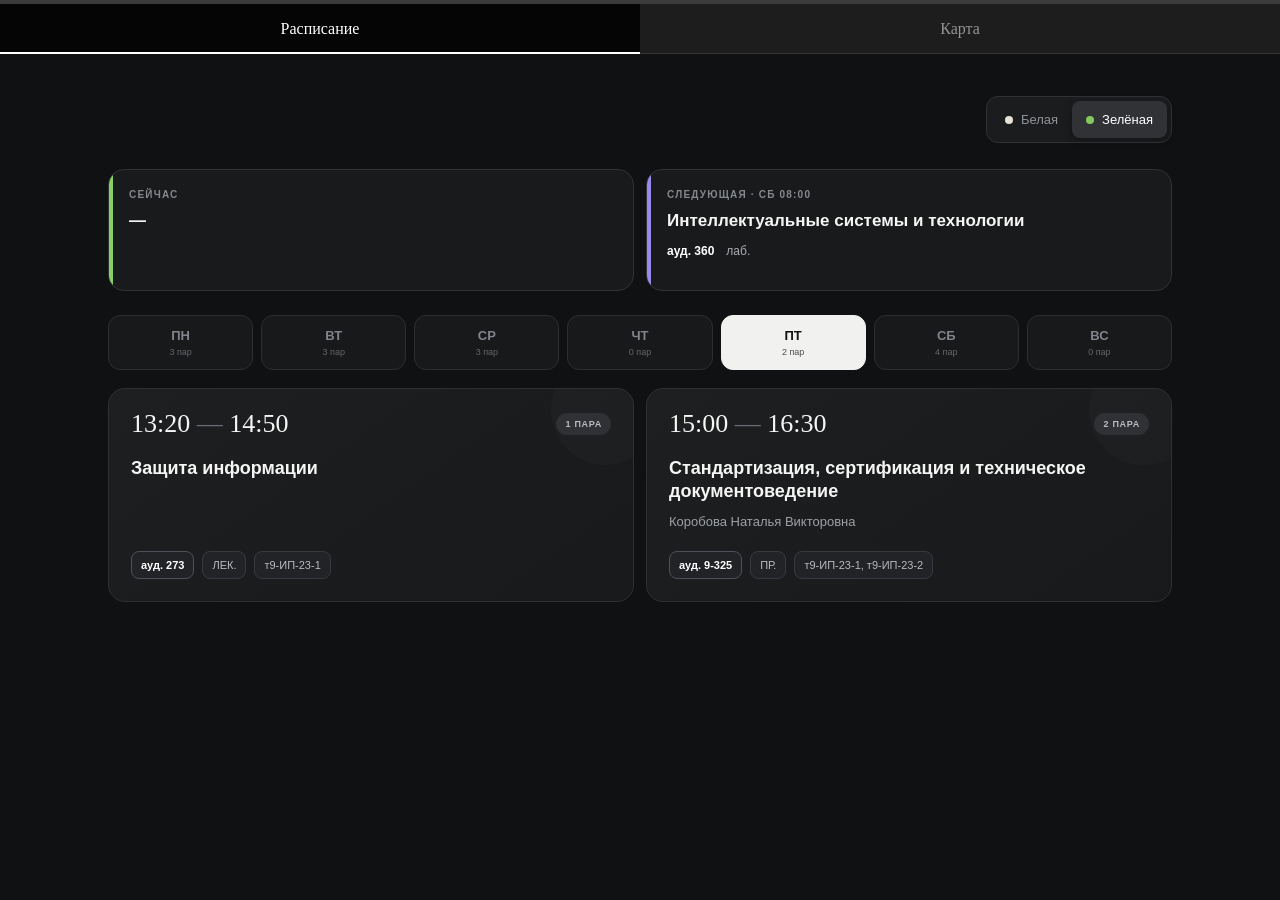
<file: index.html>
<!doctype html>
<html lang="ru">
<head>
  <meta charset="UTF-8">
  <meta name="viewport" content="width=device-width, initial-scale=1">
  <meta name="theme-color" content="#171717">
  <title>ЛГТУ - Учебный семестр</title>
  <style>
    :root{--bg:#171717;--panel:#242424;--panel-2:#303030;--line:#414141;--text:#e9e9e9;--muted:#949494;--accent:#ff5b45;--green:#98d75a;--violet:#9b89ef}*{box-sizing:border-box}html,body{height:100%;margin:0;background:var(--bg);color:var(--text);font-family:Arial,Helvetica,sans-serif;overflow:hidden}button,a{font:inherit;color:inherit}.tabs{height:54px;display:grid;grid-template-columns:repeat(2,1fr);background:#1d1d1d;border-top:4px solid #3b3b3b;border-bottom:1px solid #343434}.tab{position:relative;border:0;background:transparent;color:#949494;font-family:Georgia,serif;font-size:16px;cursor:pointer}.tab:hover{color:#d7d7d7}.tab.active{color:#fff;background:#050505}.tab.active:after{content:"";position:absolute;left:0;right:0;bottom:-1px;height:2px;background:#fff}.view{display:none;height:calc(100vh - 54px)}.view.active{display:block}.map-view{overflow:auto;background:#151515;padding:24px}.map-wrap{width:min(1180px,100%);margin:0 auto}.eyebrow{text-transform:uppercase;letter-spacing:.15em;color:#858585;font-size:10px}.route{display:grid;grid-template-columns:1fr 48px 1fr;align-items:stretch;margin-bottom:16px}.route-card{min-height:116px;border:1px solid #3e3e3e;background:#222;border-radius:9px;padding:17px;display:flex;flex-direction:column}.route-card.current{border-top:4px solid var(--green)}.route-card.next{border-top:4px solid var(--violet)}.route-card small{text-transform:uppercase;letter-spacing:.1em;color:#858585;font-size:9px}.route-card strong{font:600 17px Georgia,serif;margin:8px 0 16px}.route-card div{display:flex;justify-content:space-between;align-items:end;gap:12px;margin-top:auto}.route-card b{font-size:19px}.route-card span{font-size:11px;color:#9b9b9b}.arrow{display:grid;place-items:center;color:#777;font-size:22px}.campus{position:relative;border:1px solid #404040;border-radius:8px;overflow:hidden;background:#eae5d7;box-shadow:0 18px 55px #0008}.campus img{display:block;width:100%;height:auto}.hotspot{position:absolute;border:2px solid transparent;border-radius:5px;pointer-events:none;transition:.2s}.hotspot.current{border-color:#5c9526;background:#9de05255;box-shadow:0 0 0 5px #9de05255,0 0 25px #8ed043}.hotspot.next{border-color:#7d6ed3;background:#9b89ef44;box-shadow:0 0 0 5px #9b89ef44,0 0 25px #9b89ef}.pin{position:absolute;right:-10px;padding:5px 8px;border-radius:99px;color:#111;font-size:11px;font-weight:800;white-space:nowrap}.current .pin{top:-13px;background:var(--green)}.next .pin{bottom:-13px;background:var(--violet)}.b4{left:8.2%;top:35%;width:18.1%;height:15%}.b5{left:3.6%;top:57.3%;width:11.2%;height:36%}.b3{left:28.1%;top:60%;width:9%;height:20.5%}.b1{left:44.4%;top:43.3%;width:11%;height:32.8%}.baud{left:58.7%;top:37.1%;width:10.3%;height:20.8%}.b2{left:72.6%;top:43.4%;width:10.7%;height:31.5%}.b9{left:88.1%;top:43.4%;width:9.8%;height:36%}.bsport{left:36.5%;top:77.1%;width:10.2%;height:15.8%}.badmin{left:58.8%;top:67.8%;width:10.5%;height:16%}.floor-row{display:grid;grid-template-columns:160px 1fr;margin-top:15px;background:#222;border:1px solid #3b3b3b;border-radius:8px;padding:15px;gap:18px;align-items:center}.floor-row strong{display:block;font:400 20px Georgia,serif;margin-top:6px}.floors{display:grid;grid-template-columns:repeat(5,1fr);gap:7px}.floor{min-height:55px;border:1px solid #414141;border-radius:5px;color:#777;padding:8px}.floor b{display:block;font:400 19px Georgia,serif}.floor small{font-size:8px}.floor.active-current{background:var(--green);border-color:var(--green);color:#111}.floor.active-next{border-color:var(--violet);color:#fff;box-shadow:inset 0 0 0 1px var(--violet)}@media(max-width:700px){.tabs{height:50px}.tab{font-size:14px}.view{height:calc(100vh - 50px)}.map-view{padding:13px}.route{grid-template-columns:1fr}.arrow{height:32px;transform:rotate(90deg)}.floor-row{grid-template-columns:1fr}.floors{overflow-x:auto;grid-template-columns:repeat(5,minmax(70px,1fr))}}
  </style>
  <link rel="stylesheet" href="schedule.css">
</head>
<body>
  <nav class="tabs" aria-label="Разделы">
    <button class="tab active" data-tab="schedule">Расписание</button>
    <button class="tab" data-tab="map">Карта</button>
  </nav>

  <main class="view active card-schedule" id="schedule">
    <div class="schedule-app">
      <header class="schedule-controls">
        <div class="week-toggle" aria-label="Выбор недели">
          <button class="week-button active" type="button" data-week="white"><i></i>Белая</button>
          <button class="week-button" type="button" data-week="green"><i></i>Зелёная</button>
        </div>
      </header>

      <section class="now-strip" id="nowStrip" aria-live="polite"></section>
      <nav class="day-switcher" id="daySwitcher" aria-label="День недели"></nav>
      <section class="lesson-cards" id="lessonCards" aria-live="polite"></section>
    </div>
  </main>

  <main class="view map-view" id="map">
    <div class="map-wrap">
      <section class="route" id="route"></section>
      <section class="campus" id="campus">
        <img src="campus-map.jpg" alt="Схема расположения корпусов и кабинетов">
      </section>
      <section id="floorRows"></section>
    </div>
  </main>

  <script src="schedule-data.js"></script>
  <script src="schedule.js"></script>
  <script>
    const tabs=document.querySelectorAll('.tab'),views=document.querySelectorAll('.view');
    function openTab(id){tabs.forEach(t=>t.classList.toggle('active',t.dataset.tab===id));views.forEach(v=>v.classList.toggle('active',v.id===id));history.replaceState(null,'','#'+id)}
    tabs.forEach(tab=>tab.addEventListener('click',()=>openTab(tab.dataset.tab)));
    const requested=location.hash.slice(1);if(['schedule','map'].includes(requested))openTab(requested);else openTab('schedule');

    function roomLocation(room){const clean=room.toLowerCase();if(clean.includes('спорт'))return{building:'sport',floor:1,label:'Спорткомплекс'};const pref=clean.match(/^(\d)[-–](\d{3})$/);if(pref)return{building:pref[1],floor:Number(pref[2][0]),label:pref[1]+' корпус'};const number=Number((clean.match(/\d{3}/)||[])[0]);if(!number)return{building:'unknown',floor:null,label:'Корпус не определён'};const inside=r=>r.some(([a,b])=>number>=a&&number<=b);let building='unknown';if(inside([[100,111],[204,239],[309,346],[408,440]]))building='1';else if(inside([[112,115],[240,263],[347,382],[441,478]]))building='2';else if(inside([[117,121],[264,272]]))building='3';else if(inside([[122,130],[273,282]]))building='4';else if(inside([[131,146],[283,299],[383,399],[479,499],[504,514]]))building='5';return{building,floor:Number(String(number)[0]),label:building==='unknown'?'Корпус не определён':building+' корпус'}}
    const currentLesson=window.SCHEDULE_ROUTE.current,nextLesson=window.SCHEDULE_ROUTE.next;
    const route=document.getElementById('route'),campus=document.getElementById('campus'),floorRows=document.getElementById('floorRows');
    function card(item,type,label){if(!item)return`<article class="route-card ${type}"><small>${label}</small><strong>—</strong></article>`;const loc=roomLocation(item.room);return`<article class="route-card ${type}"><small>${label} · ${item.time}</small><strong>${item.title}</strong><div><b>ауд. ${item.room}</b><span>${loc.label}${loc.floor?' · '+loc.floor+' этаж':''}</span></div></article>`}
    route.innerHTML=card(currentLesson,'current','Текущая')+'<div class="arrow">→</div>'+card(nextLesson,'next','Следующая');
    const hotspotClass={1:'b1',2:'b2',3:'b3',4:'b4',5:'b5',9:'b9',aud:'baud',sport:'bsport',admin:'badmin'};
    function addHotspot(item,type){if(!item)return;const loc=roomLocation(item.room),cls=hotspotClass[loc.building];if(!cls)return;const el=document.createElement('div');el.className=`hotspot ${cls} ${type}`;el.innerHTML=`<span class="pin">${item.room}</span>`;campus.appendChild(el)}
    const currentLocation=currentLesson&&roomLocation(currentLesson.room),nextLocation=nextLesson&&roomLocation(nextLesson.room);
    const sameBuilding=currentLocation&&nextLocation&&currentLocation.building!=='unknown'&&currentLocation.building===nextLocation.building;
    if(sameBuilding){const el=document.createElement('div');el.className=`hotspot ${hotspotClass[currentLocation.building]} combined`;el.innerHTML=`<span class="pin current-pin">${currentLesson.room}</span><span class="pin next-pin">${nextLesson.room}</span>`;campus.appendChild(el)}else{addHotspot(currentLesson,'current');addHotspot(nextLesson,'next')}
    function floorRow(item,type,label){if(!item)return'';const loc=roomLocation(item.room);if(!loc.floor)return'';return`<div class="floor-row"><div><span class="eyebrow">${label}</span><strong>${loc.label}</strong></div><div class="floors">${[1,2,3,4,5].map(f=>`<div class="floor ${f===loc.floor?'active-'+type:''}"><b>${f}</b><small>${f===loc.floor?'ауд. '+item.room:''}</small></div>`).join('')}</div></div>`}
    floorRows.innerHTML=floorRow(currentLesson,'current','текущая аудитория')+floorRow(nextLesson,'next','следующая аудитория');
  </script>
</body>
</html>
</file>
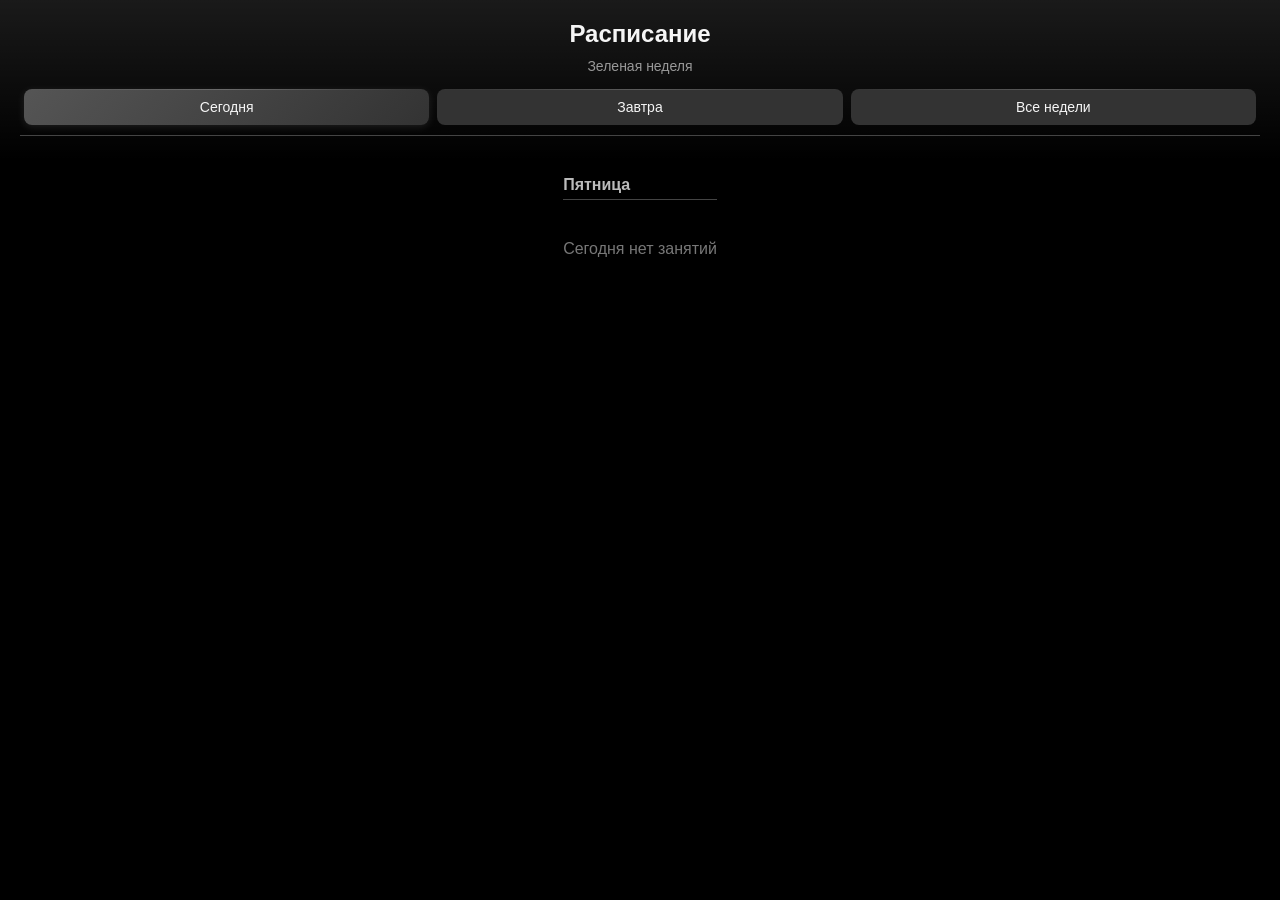
<file: index (1).html>
<!DOCTYPE html>
<html lang="ru">
<head>
    <meta charset="UTF-8">
    <meta name="viewport" content="width=device-width, initial-scale=1.0, maximum-scale=1.0, user-scalable=no">
    <meta name="apple-mobile-web-app-capable" content="yes">
    <meta name="apple-mobile-web-app-status-bar-style" content="black-translucent">
    <meta name="apple-mobile-web-app-title" content="Расписание">
    
    <!-- PWA Meta Tags -->
    <meta name="theme-color" content="#000000">
    <meta name="msapplication-TileColor" content="#000000">
    <meta name="msapplication-navbutton-color" content="#000000">
    <meta name="application-name" content="Расписание">
    <meta name="mobile-web-app-capable" content="yes">
    
    <!-- iOS Specific Meta Tags -->
    <meta name="apple-touch-fullscreen" content="yes">
    <link rel="apple-touch-icon" href="./icon-192.svg">
    <link rel="apple-touch-startup-image" href="./icon-512.svg">
    
    <!-- Manifest and Icons -->
    <link rel="manifest" href="./manifest.json">
    <link rel="icon" type="image/svg+xml" href="./icon-192.svg">
    <link rel="shortcut icon" href="./icon-192.svg">
    
    <title>Расписание</title>
    <style>
        :root {
            --bg-color: #000000;
            --text-color: #f5f5f5;
            --accent-color: #333333;
            --highlight-color: #555555;
            --border-color: #444444;
            --gradient-start: rgba(255, 255, 255, 0.1);
            --gradient-end: rgba(255, 255, 255, 0);
            --progress-bar-color: #4CAF50;
            --current-class-border: 2px solid #4CAF50;
            --current-class-bg: rgba(76, 175, 80, 0.1);
        }
        
        * {
            margin: 0;
            padding: 0;
            box-sizing: border-box;
            font-family: -apple-system, BlinkMacSystemFont, 'Segoe UI', Roboto, Helvetica, Arial, sans-serif;
        }
        
        body {
            background-color: var(--bg-color);
            color: var(--text-color);
            min-height: 100vh;
            display: flex;
            flex-direction: column;
            -webkit-font-smoothing: antialiased;
            -webkit-tap-highlight-color: transparent;
        }
        
        .header {
            padding: 20px 20px 10px;
            background: linear-gradient(to bottom, var(--gradient-start), var(--gradient-end));
        }
        
        .title {
            font-size: 24px;
            font-weight: 700;
            margin-bottom: 10px;
            text-align: center;
        }
        
        .week-type {
            text-align: center;
            font-size: 14px;
            margin-bottom: 15px;
            color: #999;
        }
        
        .tabs {
            display: flex;
            justify-content: space-between;
            margin-bottom: 15px;
            border-bottom: 1px solid var(--border-color);
            padding-bottom: 10px;
        }
        
        .tab {
            padding: 10px;
            border-radius: 8px;
            background-color: var(--accent-color);
            flex: 1;
            margin: 0 4px;
            text-align: center;
            font-size: 14px;
            font-weight: 500;
            cursor: pointer;
            transition: all 0.2s ease;
            position: relative;
            overflow: hidden;
        }
        
        .tab.active {
            background: linear-gradient(135deg, #555, #333);
            box-shadow: 0 2px 8px rgba(255, 255, 255, 0.1);
        }
        
        .tab:after {
            content: '';
            position: absolute;
            top: 0;
            left: 0;
            right: 0;
            height: 1px;
            background: linear-gradient(to right, transparent, rgba(255, 255, 255, 0.2), transparent);
        }
        
        /* Sub-tabs styling */
        .sub-tabs {
            display: flex;
            justify-content: space-between;
            margin: 0 0 15px;
            padding: 5px 0;
            border-bottom: 1px solid var(--border-color);
        }
        
        .sub-tab {
            padding: 8px;
            border-radius: 6px;
            background-color: var(--accent-color);
            flex: 1;
            margin: 0 4px;
            text-align: center;
            font-size: 13px;
            font-weight: 500;
            cursor: pointer;
            transition: all 0.2s ease;
            position: relative;
        }
        
        .sub-tab.active {
            background: linear-gradient(135deg, #444, #222);
            box-shadow: 0 2px 6px rgba(255, 255, 255, 0.08);
        }
        
        .sub-tab:after {
            content: '';
            position: absolute;
            top: 0;
            left: 0;
            right: 0;
            height: 1px;
            background: linear-gradient(to right, transparent, rgba(255, 255, 255, 0.15), transparent);
        }
        
        .content {
            flex: 1;
            padding: 0 15px 20px;
            min-height: 0;
        }
        
        .class-card {
            background: linear-gradient(to bottom, var(--accent-color), #222);
            border-radius: 12px;
            padding: 15px;
            margin-bottom: 15px;
            border: 1px solid var(--border-color);
            box-shadow: 0 4px 8px rgba(0, 0, 0, 0.2);
            position: relative;
            overflow: hidden;
        }
        
        /* Current class styling */
        .class-card.current {
            border: var(--current-class-border);
            background: linear-gradient(to bottom, var(--current-class-bg), #222);
        }
        
        .time {
            font-size: 16px;
            font-weight: 600;
            margin-bottom: 8px;
            color: #bbb;
        }
        
        .subject {
            font-size: 18px;
            font-weight: 700;
            margin-bottom: 10px;
        }
        
        .details {
            display: flex;
            justify-content: space-between;
            font-size: 14px;
            color: #999;
            margin-bottom: 10px;
        }
        
        /* Progress bar container */
        .progress-container {
            display: none;
            margin-top: 10px;
        }
        
        .class-card.current .progress-container {
            display: block;
        }
        
        .progress-bar {
            height: 8px;
            width: 100%;
            background-color: #444;
            border-radius: 4px;
            overflow: hidden;
            margin-bottom: 5px;
        }
        
        .progress-fill {
            height: 100%;
            background-color: var(--progress-bar-color);
            width: 0%;
            transition: width 1s linear;
        }
        
        .remaining-time {
            font-size: 12px;
            text-align: right;
            color: #999;
        }
        
        .class-card:after {
            content: '';
            position: absolute;
            top: 0;
            left: 0;
            right: 0;
            height: 1px;
            background: linear-gradient(to right, transparent, rgba(255, 255, 255, 0.2), transparent);
        }
        
        .day-header {
            font-size: 16px;
            font-weight: 600;
            margin: 15px 0 10px;
            padding-bottom: 5px;
            border-bottom: 1px solid var(--border-color);
            color: #bbb;
        }
        
        .no-classes {
            text-align: center;
            margin-top: 40px;
            font-size: 16px;
            color: #777;
        }
        
        .finished-message {
            text-align: center;
            margin-top: 20px;
            font-size: 16px;
            color: #777;
        }
        
        .loading {
            text-align: center;
            padding: 20px;
            font-size: 16px;
        }

        .error {
            text-align: center;
            padding: 20px;
            font-size: 16px;
            color: #ff6b6b;
        }

        @media (prefers-color-scheme: dark) {
            :root {
                --bg-color: #000000;
                --text-color: #f5f5f5;
            }
        }
        
        @media screen and (min-width: 768px) {
            .content {
                max-width: 600px;
                margin: 0 auto;
            }
        }
    </style>
</head>
<body>
    <div class="header">
        <h1 class="title">Расписание</h1>
        <div id="weekType" class="week-type">Загрузка...</div>
        <div class="tabs">
            <div class="tab active" data-tab="today">Сегодня</div>
            <div class="tab" data-tab="tomorrow">Завтра</div>
            <div class="tab" data-tab="week">Все недели</div>
        </div>
    </div>
    <div class="content" id="content">
        <div class="loading">Загрузка расписания...</div>
    </div>

    <script>
        // Global variable to store schedule data
        let scheduleData = null;

        // Helper functions
        const dayOfWeekMap = {
            0: "ВС",
            1: "ПН",
            2: "ВТ",
            3: "СР",
            4: "ЧТ",
            5: "ПТ",
            6: "СБ"
        };

        const fullDayNames = {
            "ПН": "Понедельник",
            "ВТ": "Вторник",
            "СР": "Среда",
            "ЧТ": "Четверг",
            "ПТ": "Пятница",
            "СБ": "Суббота",
            "ВС": "Воскресенье"
        };

        // Load schedule data from JSON file with offline support
        async function loadScheduleData() {
            try {
                // First try to load from network
                const response = await fetch('schedule.json');
                if (!response.ok) {
                    throw new Error(`HTTP error! status: ${response.status}`);
                }
                scheduleData = await response.json();
                
                // Save to localStorage for offline access
                localStorage.setItem('scheduleData', JSON.stringify(scheduleData));
                localStorage.setItem('scheduleDataTimestamp', Date.now().toString());
                
                console.log('Schedule data loaded from network and cached');
                return true;
            } catch (error) {
                console.error('Error loading schedule data from network:', error);
                
                // Try to load from localStorage (offline mode)
                const cachedData = localStorage.getItem('scheduleData');
                if (cachedData) {
                    try {
                        scheduleData = JSON.parse(cachedData);
                        console.log('Schedule data loaded from offline cache');
                        
                        // Show offline indicator
                        showOfflineIndicator();
                        return true;
                    } catch (parseError) {
                        console.error('Error parsing cached schedule data:', parseError);
                        localStorage.removeItem('scheduleData');
                        localStorage.removeItem('scheduleDataTimestamp');
                    }
                }
                
                // No data available
                document.getElementById('content').innerHTML = `
                    <div class="error">
                        Ошибка загрузки расписания.<br>
                        Нет доступа к сети и отсутствуют сохраненные данные.<br>
                        Проверьте подключение к интернету.
                    </div>
                `;
                return false;
            }
        }

        // Show offline indicator
        function showOfflineIndicator() {
            const weekTypeElement = document.getElementById('weekType');
            if (weekTypeElement) {
                weekTypeElement.innerHTML += ' <span style="color: #ff6b6b; font-size: 12px;">● Автономный режим</span>';
            }
        }

        // Check if data is fresh (less than 24 hours old)
        function isDataFresh() {
            const timestamp = localStorage.getItem('scheduleDataTimestamp');
            if (!timestamp) return false;
            
            const age = Date.now() - parseInt(timestamp);
            const maxAge = 24 * 60 * 60 * 1000; // 24 hours
            return age < maxAge;
        }

        // Get next class for widget
        function getNextClass() {
            if (!scheduleData) return null;
            
            const now = new Date();
            const currentWeekType = getCurrentWeekType();
            const currentDay = getCurrentDayOfWeek();
            
            // Check remaining classes today
            const todayClasses = scheduleData[currentWeekType] && scheduleData[currentWeekType][currentDay];
            if (todayClasses && todayClasses.length > 0) {
                for (const classItem of todayClasses) {
                    const { start } = parseTimeString(classItem.time);
                    if (start > now.getTime()) {
                        return {
                            ...classItem,
                            day: currentDay,
                            weekType: currentWeekType,
                            isToday: true
                        };
                    }
                }
            }
            
            // Check tomorrow and subsequent days
            const daysOrder = ["ПН", "ВТ", "СР", "ЧТ", "ПТ", "СБ", "ВС"];
            let checkDate = new Date(now);
            checkDate.setDate(checkDate.getDate() + 1);
            
            for (let i = 0; i < 14; i++) { // Check up to 2 weeks ahead
                const checkDay = dayOfWeekMap[checkDate.getDay()];
                const checkWeekType = getWeekTypeForDate(checkDate);
                
                const dayClasses = scheduleData[checkWeekType] && scheduleData[checkWeekType][checkDay];
                if (dayClasses && dayClasses.length > 0) {
                    return {
                        ...dayClasses[0],
                        day: checkDay,
                        weekType: checkWeekType,
                        isToday: false,
                        date: new Date(checkDate)
                    };
                }
                
                checkDate.setDate(checkDate.getDate() + 1);
            }
            
            return null;
        }
        
        // Get week type for specific date
        function getWeekTypeForDate(date) {
            const startDate = new Date('2025-01-27');
            const timeDiff = date.getTime() - startDate.getTime();
            const weeksPassed = Math.floor(timeDiff / (7 * 24 * 60 * 60 * 1000));
            return weeksPassed % 2 === 0 ? "Зеленая неделя" : "Белая неделя";
        }

        // Get today's schedule for widget
        function getTodayScheduleForWidget() {
            const weekType = getCurrentWeekType();
            const dayOfWeek = getCurrentDayOfWeek();
            
            if (!scheduleData || !scheduleData[weekType] || !scheduleData[weekType][dayOfWeek]) {
                return {
                    day: fullDayNames[dayOfWeek],
                    weekType: weekType,
                    classes: [],
                    message: "Сегодня нет занятий"
                };
            }
            
            const classes = scheduleData[weekType][dayOfWeek].map(classItem => ({
                ...classItem,
                isCurrent: isCurrentClass(classItem.time),
                isFinished: parseTimeString(classItem.time).end < Date.now()
            }));
            
            return {
                day: fullDayNames[dayOfWeek],
                weekType: weekType,
                classes: classes,
                currentClass: classes.find(c => c.isCurrent),
                nextClass: classes.find(c => parseTimeString(c.time).start > Date.now())
            };
        }

        // API endpoints for widgets (simulated with URL parameters)
        function handleWidgetAPI() {
            const urlParams = new URLSearchParams(window.location.search);
            const api = urlParams.get('api');
            
            if (api === 'next-class') {
                const nextClass = getNextClass();
                if (nextClass) {
                    return {
                        success: true,
                        data: {
                            subject: nextClass.subject,
                            time: nextClass.time,
                            room: nextClass.room,
                            type: nextClass.type,
                            day: fullDayNames[nextClass.day],
                            isToday: nextClass.isToday,
                            date: nextClass.date ? nextClass.date.toLocaleDateString('ru-RU') : 'Сегодня'
                        }
                    };
                } else {
                    return {
                        success: false,
                        message: "Нет предстоящих занятий"
                    };
                }
            }
            
            if (api === 'today') {
                return {
                    success: true,
                    data: getTodayScheduleForWidget()
                };
            }
            
            return null;
        }

        // Determine current week type (alternate between green and white week)
        function getCurrentWeekType() {
            const startDate = new Date('2025-01-27');
            const currentDate = new Date();
            const timeDiff = currentDate.getTime() - startDate.getTime();
            const weeksPassed = Math.floor(timeDiff / (7 * 24 * 60 * 60 * 1000));
            return weeksPassed % 2 === 0 ? "Зеленая неделя" : "Белая неделя";
        }
        
        function getTomorrowWeekType() {
            const startDate = new Date('2025-01-27');
            const tomorrow = new Date();
            tomorrow.setDate(tomorrow.getDate() + 1);
            const timeDiff = tomorrow.getTime() - startDate.getTime();
            const weeksPassed = Math.floor(timeDiff / (7 * 24 * 60 * 60 * 1000));
            return weeksPassed % 2 === 0 ? "Зеленая неделя" : "Белая неделя";
        }
        
        function getCurrentDayOfWeek() {
            return dayOfWeekMap[new Date().getDay()];
        }

        function getTomorrowDayOfWeek() {
            const tomorrow = new Date();
            tomorrow.setDate(tomorrow.getDate() + 1);
            return dayOfWeekMap[tomorrow.getDay()];
        }

        // Time parsing and progress functions
        function parseTimeString(timeStr) {
            const [start, end] = timeStr.split(' - ');
            
            // Parse start time
            const [startHours, startMinutes] = start.split(':').map(Number);
            const startDate = new Date();
            startDate.setHours(startHours, startMinutes, 0, 0);
            
            // Parse end time
            const [endHours, endMinutes] = end.split(':').map(Number);
            const endDate = new Date();
            endDate.setHours(endHours, endMinutes, 0, 0);
            
            return { start: startDate.getTime(), end: endDate.getTime() };
        }
        
        function isCurrentClass(timeStr) {
            const now = Date.now();
            const { start, end } = parseTimeString(timeStr);
            return now >= start && now <= end;
        }
        
        function calculateProgress(timeStr) {
            const now = Date.now();
            const { start, end } = parseTimeString(timeStr);
            
            const totalDuration = end - start;
            const elapsed = now - start;
            
            return Math.min(Math.max(0, (elapsed / totalDuration) * 100), 100);
        }
        
        function calculateRemainingTime(timeStr) {
            const now = Date.now();
            const { end } = parseTimeString(timeStr);
            
            const remainingMs = end - now;
            const remainingMinutes = Math.ceil(remainingMs / 60000);
            
            return remainingMinutes > 0 ? remainingMinutes : 0;
        }

        // Check if all classes for the day are finished
        function areClassesFinishedForDay(weekType, dayOfWeek) {
            if (!scheduleData || !scheduleData[weekType] || !scheduleData[weekType][dayOfWeek]) return true;
            
            const dayClasses = scheduleData[weekType][dayOfWeek];
            if (dayClasses.length === 0) return true;
            
            const now = Date.now();
            const lastClassEnd = parseTimeString(dayClasses[dayClasses.length - 1].time).end;
            
            return now > lastClassEnd;
        }

        // UI Rendering functions
        function renderClassCard(classItem, isTodayTab = false) {
            // Only show progress and current class styling in "Сегодня" tab
            const showProgress = isTodayTab && isCurrentClass(classItem.time);
            const currentClass = showProgress ? 'current' : '';
            
            let html = `
                <div class="class-card ${currentClass}">
                    <div class="time">${classItem.time}</div>
                    <div class="subject">${classItem.subject}</div>
                    <div class="details">
                        <div class="room">Кабинет: ${classItem.room}</div>
                        <div class="type">${classItem.type}</div>
                    </div>
            `;
            
            // Add progress bar for current class in "Сегодня" tab
            if (showProgress) {
                const progress = calculateProgress(classItem.time);
                const remainingMinutes = calculateRemainingTime(classItem.time);
                
                html += `
                    <div class="progress-container">
                        <div class="progress-bar">
                            <div class="progress-fill" style="width: ${progress}%"></div>
                        </div>
                        <div class="remaining-time">Осталось: ${remainingMinutes} минут</div>
                    </div>
                `;
            }
            
            html += `</div>`;
            return html;
        }

        function renderDaySchedule(weekType, dayOfWeek, isTodayTab = false) {
            if (!scheduleData || !scheduleData[weekType] || !scheduleData[weekType][dayOfWeek]) {
                return `<div class="no-classes">Нет занятий</div>`;
            }
            
            const dayClasses = scheduleData[weekType][dayOfWeek];
            
            if (dayClasses.length === 0) {
                return `<div class="no-classes">Нет занятий</div>`;
            }
            
            return dayClasses.map(classItem => renderClassCard(classItem, isTodayTab)).join('');
        }

        function renderTodaySchedule() {
            const weekType = getCurrentWeekType();
            const dayOfWeek = getCurrentDayOfWeek();
            
            let html = `<div class="day-header">${fullDayNames[dayOfWeek]}</div>`;
            
            if (!scheduleData || !scheduleData[weekType] || !scheduleData[weekType][dayOfWeek]) {
                html += `<div class="no-classes">Сегодня нет занятий</div>`;
            } else {
                html += renderDaySchedule(weekType, dayOfWeek, true);
                if (areClassesFinishedForDay(weekType, dayOfWeek)) {
                    html += `<div class="finished-message">Занятия на сегодня закончены.</div>`;
                }
            }
            
            return html;
        }

        function renderTomorrowSchedule() {
            const weekType = getTomorrowWeekType();
            const tomorrowDay = getTomorrowDayOfWeek();
    
            let html = `<div class="day-header">${fullDayNames[tomorrowDay]}</div>`;
    
            if (!scheduleData || !scheduleData[weekType] || !scheduleData[weekType][tomorrowDay]) {
                html += `<div class="no-classes">Завтра нет занятий</div>`;
            } else {
                html += renderDaySchedule(weekType, tomorrowDay, false);
            }
    
            return html;
        }

        function renderFullWeekSchedule(weekType) {
            if (!scheduleData || !scheduleData[weekType]) {
                return `<div class="no-classes">Нет данных для этой недели</div>`;
            }
            
            let html = '';
            const daysOrder = ["ПН", "ВТ", "СР", "ЧТ", "ПТ", "СБ", "ВС"];
            
            for (const day of daysOrder) {
                if (scheduleData[weekType][day] && scheduleData[weekType][day].length > 0) {
                    html += `<div class="day-header">${fullDayNames[day]}</div>`;
                    html += renderDaySchedule(weekType, day, false);
                }
            }
            
            if (html === '') {
                html = `<div class="no-classes">Нет занятий на этой неделе</div>`;
            }
            
            return html;
        }

        // Tab and Sub-tab handling
        function setActiveTab(tabName) {
            if (!scheduleData) {
                document.getElementById('content').innerHTML = `<div class="loading">Расписание еще загружается...</div>`;
                return;
            }

            // Set active main tab
            document.querySelectorAll('.tab').forEach(tab => {
                tab.classList.toggle('active', tab.dataset.tab === tabName);
            });
            
            const contentDiv = document.getElementById('content');
            
            // Handle sub-tabs for "Все недели" tab
            if (tabName === 'week') {
                // Check if sub-tabs already exist
                let subTabsContainer = document.querySelector('.sub-tabs');
                
                // Create sub-tabs if they don't exist
                if (!subTabsContainer) {
                    subTabsContainer = document.createElement('div');
                    subTabsContainer.className = 'sub-tabs';
                    subTabsContainer.innerHTML = `
                        <div class="sub-tab active" data-week="Белая неделя">Белая неделя</div>
                        <div class="sub-tab" data-week="Зеленая неделя">Зеленая неделя</div>
                    `;
                    
                    // Insert sub-tabs after main tabs
                    const tabsContainer = document.querySelector('.tabs');
                    tabsContainer.parentNode.insertBefore(subTabsContainer, tabsContainer.nextSibling);
                    
                    // Add click handlers for sub-tabs
                    document.querySelectorAll('.sub-tab').forEach(subTab => {
                        subTab.addEventListener('click', () => {
                            setActiveSubTab(subTab.dataset.week);
                        });
                    });
                } else {
                    // Make sub-tabs visible
                    subTabsContainer.style.display = 'flex';
                }
                
                // Load saved sub-tab or default to "Белая неделя"
                const savedSubTab = localStorage.getItem('activeSubTab') || "Белая неделя";
                setActiveSubTab(savedSubTab);
            } else {
                // Hide sub-tabs for other main tabs
                const subTabsContainer = document.querySelector('.sub-tabs');
                if (subTabsContainer) {
                    subTabsContainer.style.display = 'none';
                }
                
                // Render content based on selected tab
                switch (tabName) {
                    case 'today':
                        contentDiv.innerHTML = renderTodaySchedule();
                        break;
                    case 'tomorrow':
                        contentDiv.innerHTML = renderTomorrowSchedule();
                        break;
                }
            }
            
            // Save active tab to localStorage
            localStorage.setItem('activeTab', tabName);
        }
        
        function setActiveSubTab(weekType) {
            // Set active sub-tab
            document.querySelectorAll('.sub-tab').forEach(subTab => {
                subTab.classList.toggle('active', subTab.dataset.week === weekType);
            });
            
            // Render content for selected week type
            document.getElementById('content').innerHTML = renderFullWeekSchedule(weekType);
            
            // Save active sub-tab to localStorage
            localStorage.setItem('activeSubTab', weekType);
        }

        // Update progress bars for active class
        let progressInterval = null;

        function updateProgressBars() {
            const activeTab = document.querySelector('.tab.active')?.dataset.tab;
            if (activeTab !== 'today') {
                if (progressInterval) {
                    clearInterval(progressInterval);
                    progressInterval = null;
                }
                return;
            }

            const weekType = getCurrentWeekType();
            const dayOfWeek = getCurrentDayOfWeek();

            if (areClassesFinishedForDay(weekType, dayOfWeek)) {
                if (progressInterval) {
                    clearInterval(progressInterval);
                    progressInterval = null;
                }
                return;
            }

            const currentClassCard = document.querySelector('.class-card.current');
            if (!currentClassCard) {
                if (progressInterval) {
                    clearInterval(progressInterval);
                    progressInterval = null;
                }
                return;
            }

            const timeDiv = currentClassCard.querySelector('.time');
            const timeStr = timeDiv.textContent;

            if (!isCurrentClass(timeStr)) {
                // Class is no longer current, refresh the schedule
                setActiveTab('today');
                if (progressInterval) {
                    clearInterval(progressInterval);
                    progressInterval = null;
                }
                return;
            }

            const progress = calculateProgress(timeStr);
            const remainingMinutes = calculateRemainingTime(timeStr);
            
            const progressFill = currentClassCard.querySelector('.progress-fill');
            const remainingTimeDiv = currentClassCard.querySelector('.remaining-time');
            
            if (progressFill) {
                progressFill.style.width = `${progress}%`;
            }
            
            if (remainingTimeDiv) {
                remainingTimeDiv.textContent = `Осталось: ${remainingMinutes} минут`;
            }
        }

        // Initialize
        document.addEventListener('DOMContentLoaded', async () => {
            // Check if this is a widget API request
            const widgetData = handleWidgetAPI();
            if (widgetData) {
                // Return JSON for widget consumption
                document.body.innerHTML = `<pre>${JSON.stringify(widgetData, null, 2)}</pre>`;
                return;
            }
            
            // Normal app initialization
            const loadSuccess = await loadScheduleData();
            
            if (!loadSuccess) {
                return; // Error message already shown in loadScheduleData
            }
            
            // Set week type
            const weekType = getCurrentWeekType();
            document.getElementById('weekType').textContent = weekType;
            
            // Check for URL parameters to set initial tab
            const urlParams = new URLSearchParams(window.location.search);
            const tabParam = urlParams.get('tab');
            
            // Set up tab click handlers
            document.querySelectorAll('.tab').forEach(tab => {
                tab.addEventListener('click', () => {
                    setActiveTab(tab.dataset.tab);
                });
            });
            
            // Load saved active tab or use URL parameter or default to 'today'
            const initialTab = tabParam || localStorage.getItem('activeTab') || 'today';
            setActiveTab(initialTab);
            
            // Auto-update schedule every 30 seconds
            setInterval(() => {
                const activeTab = document.querySelector('.tab.active').dataset.tab;
                setActiveTab(activeTab);
            }, 30000);

            // Start progress bar updates
            progressInterval = setInterval(updateProgressBars, 1000); // Update every second
            
            // Register Service Worker for PWA functionality
            if ('serviceWorker' in navigator) {
                window.addEventListener('load', () => {
                    navigator.serviceWorker.register('./sw.js')
                        .then(registration => {
                            console.log('Service Worker зарегистрирован успешно:', registration);
                            
                            // Check for updates
                            registration.addEventListener('updatefound', () => {
                                const newWorker = registration.installing;
                                if (newWorker) {
                                    newWorker.addEventListener('statechange', () => {
                                        if (newWorker.state === 'installed' && navigator.serviceWorker.controller) {
                                            // Show update available notification
                                            if (confirm('Доступно обновление приложения. Обновить сейчас?')) {
                                                newWorker.postMessage({ type: 'SKIP_WAITING' });
                                                window.location.reload();
                                            }
                                        }
                                    });
                                }
                            });
                        })
                        .catch(error => {
                            console.log('Ошибка регистрации Service Worker:', error);
                        });
                });
            }
            
            // Install prompt handling
            let deferredPrompt;
            window.addEventListener('beforeinstallprompt', (e) => {
                e.preventDefault();
                deferredPrompt = e;
                showInstallButton();
            });
            
            function showInstallButton() {
                // Create install button if it doesn't exist
                const installBtn = document.getElementById('installBtn');
                if (!installBtn) {
                    const btn = document.createElement('button');
                    btn.id = 'installBtn';
                    btn.innerHTML = '📱 Установить приложение';
                    btn.style.cssText = `
                        position: fixed;
                        bottom: 20px;
                        right: 20px;
                        background: #4CAF50;
                        color: white;
                        border: none;
                        padding: 10px 15px;
                        border-radius: 25px;
                        font-size: 14px;
                        cursor: pointer;
                        z-index: 1000;
                        box-shadow: 0 4px 8px rgba(0,0,0,0.3);
                    `;
                    
                    btn.addEventListener('click', async () => {
                        if (deferredPrompt) {
                            deferredPrompt.prompt();
                            const { outcome } = await deferredPrompt.userChoice;
                            console.log(`Install prompt outcome: ${outcome}`);
                            deferredPrompt = null;
                            btn.remove();
                        }
                    });
                    
                    document.body.appendChild(btn);
                    
                    // Auto-hide after 10 seconds
                    setTimeout(() => {
                        if (btn.parentNode) {
                            btn.remove();
                        }
                    }, 10000);
                }
            }
        });
    </script>

    <div style="position: fixed; top: 20px; left: 20px; right: 20px; display: flex; justify-content: space-between; z-index: 1000;">
    </div>
</body>
</html>
</file>
<file: schedule.css>
.card-schedule{overflow:auto;background:#101112;color:#f5f5f4}
.schedule-app{width:min(1120px,100%);margin:0 auto;padding:42px 28px 70px}
.schedule-controls{display:flex;justify-content:flex-end;margin-bottom:26px}
.week-toggle{display:flex;padding:4px;background:#1b1c1e;border:1px solid #303236;border-radius:12px}
.week-button{display:flex;align-items:center;gap:8px;border:0;border-radius:8px;background:transparent;color:#8f9297;padding:11px 14px;cursor:pointer;font-size:13px}
.week-button i{width:8px;height:8px;border-radius:50%;background:#e7e2d5}
.week-button[data-week="green"] i{background:#85c85b}
.week-button.active{background:#303236;color:#fff;box-shadow:0 2px 10px #0005}
.now-strip{display:grid;grid-template-columns:1fr 1fr;gap:12px;margin-bottom:18px}
.now-card{position:relative;min-height:122px;padding:19px 20px;border:1px solid #303236;border-radius:16px;background:#191a1c;overflow:hidden}
.now-card:before{content:"";position:absolute;inset:0 auto 0 0;width:4px;background:#56585c}
.now-card.current:before{background:#8bce62}.now-card.next:before{background:#9a89ef}
.now-card small{display:block;margin-bottom:10px;color:#85888d;font-size:10px;font-weight:800;letter-spacing:.12em;text-transform:uppercase}
.now-card strong{display:block;max-width:88%;font-size:17px;line-height:1.25}
.now-card div{display:flex;gap:12px;margin-top:13px;color:#aaaeb4;font-size:12px}
.now-card .room{color:#fff;font-weight:800}
.day-switcher{display:grid;grid-template-columns:repeat(7,1fr);gap:8px;margin:24px 0 18px}
.day-button{border:1px solid #2c2e32;border-radius:12px;background:#18191b;color:#81848a;padding:12px 8px;cursor:pointer;text-align:center;transition:.16s ease}
.day-button:hover{border-color:#50535a;color:#ddd}.day-button.active{border-color:#f1f1ef;background:#f1f1ef;color:#111}
.day-button b{display:block;font-size:13px}.day-button span{display:block;margin-top:4px;font-size:9px;opacity:.72}
.lesson-cards{display:grid;grid-template-columns:repeat(2,minmax(0,1fr));gap:12px}
.lesson-card{position:relative;min-height:210px;padding:22px;border:1px solid #2e3034;border-radius:17px;background:linear-gradient(145deg,#1e1f21,#18191b);display:flex;flex-direction:column;overflow:hidden}
.lesson-card:after{content:"";position:absolute;right:-28px;top:-34px;width:110px;height:110px;border-radius:50%;background:#ffffff05}
.lesson-card.current{border-color:#7ebc59;box-shadow:inset 0 0 0 1px #7ebc59,0 16px 40px #6dba3720}
.lesson-card.next{border-color:#8f7de0;box-shadow:inset 0 0 0 1px #8f7de0,0 16px 40px #7661dc20}
.lesson-card.empty{min-height:240px;grid-column:1/-1;align-items:center;justify-content:center;text-align:center;color:#85888d}
.lesson-card.empty strong{font:400 26px Georgia,serif;color:#ddd;margin-bottom:8px}
.lesson-top{display:flex;align-items:center;justify-content:space-between;gap:14px;margin-bottom:20px}
.lesson-time{font:400 26px/1 Georgia,serif}.lesson-time span{color:#696c72}.lesson-state{padding:6px 9px;border-radius:999px;background:#2b2d31;color:#b8bbc1;font-size:9px;font-weight:800;letter-spacing:.08em;text-transform:uppercase}
.current .lesson-state{background:#8bce62;color:#13200c}.next .lesson-state{background:#9a89ef;color:#151020}
.lesson-card h2{margin:0 0 11px;font-size:18px;line-height:1.25}.lesson-teacher{margin:0 0 19px;color:#9da0a5;font-size:13px;line-height:1.45}
.lesson-meta{display:flex;flex-wrap:wrap;gap:8px;margin-top:auto}.meta-pill{padding:7px 9px;border:1px solid #37393e;border-radius:8px;background:#222326;color:#b8bbc0;font-size:11px}.meta-pill.room{border-color:#4d5057;color:#fff;font-weight:800}.meta-pill.type{text-transform:uppercase}
.schedule-error{grid-column:1/-1;padding:22px;border:1px solid #713f3f;border-radius:14px;background:#2a1919;color:#ffb8b8}
.hotspot.combined{border-color:#5c9526;background:linear-gradient(135deg,#9de05244 0 50%,#9b89ef38 50% 100%);box-shadow:0 0 0 4px #9b89ef66,0 0 24px #8ed04366}
.hotspot.combined .current-pin{top:-13px;background:var(--green)}
.hotspot.combined .next-pin{bottom:-13px;background:var(--violet)}
@media(max-width:760px){.schedule-app{padding:26px 14px 60px}.week-toggle{width:100%}.week-button{justify-content:center;flex:1}.now-strip,.lesson-cards{grid-template-columns:1fr}.day-switcher{grid-template-columns:repeat(3,1fr)}.lesson-card{min-height:190px}}
@media(max-width:420px){.lesson-time{font-size:22px}.now-card{min-height:112px}.day-button{padding:10px 5px}}
</file>
